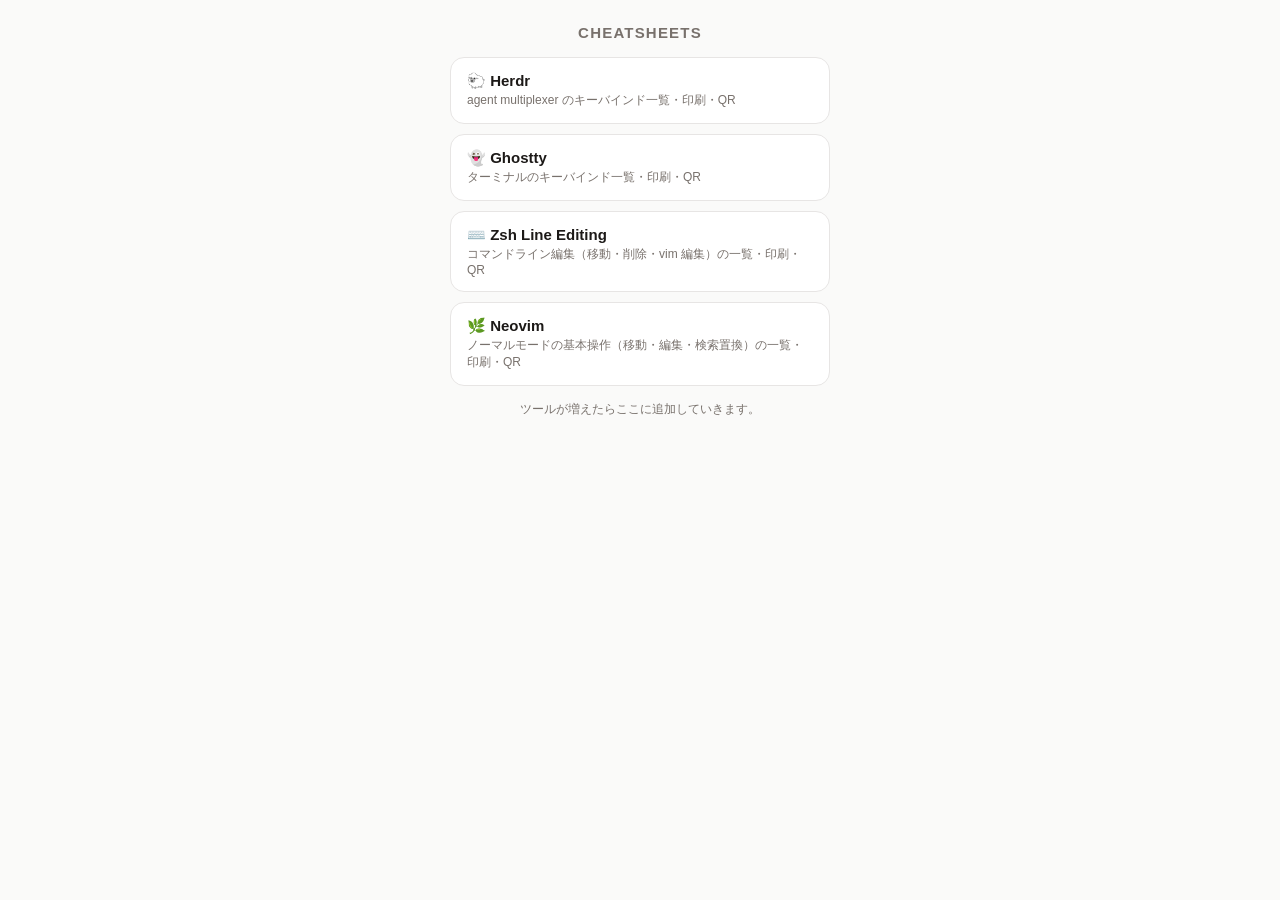
<file: index.html>
<!doctype html>
<html lang="ja">
<head>
<meta charset="utf-8">
<meta name="viewport" content="width=device-width, initial-scale=1">
<title>Cheatsheets</title>
<link rel="icon" href="data:image/svg+xml,<svg xmlns=%22http://www.w3.org/2000/svg%22 viewBox=%220 0 100 100%22><text y=%22.9em%22 font-size=%2290%22>📎</text></svg>">
<link rel="manifest" href="manifest.webmanifest">
<meta name="theme-color" content="#2563eb">
<link rel="apple-touch-icon" href="assets/icon-192.png">
<link rel="stylesheet" href="assets/base.css">
<script src="assets/pwa.js" defer></script>
</head>
<body>

<h1 class="eyebrow">Cheatsheets</h1>

<div class="list">
  <a class="list-item" href="herdr/">
    <div class="name">🐑 Herdr</div>
    <div class="desc">agent multiplexer のキーバインド一覧・印刷・QR</div>
  </a>
  <a class="list-item" href="ghostty/">
    <div class="name">👻 Ghostty</div>
    <div class="desc">ターミナルのキーバインド一覧・印刷・QR</div>
  </a>
  <a class="list-item" href="zsh/">
    <div class="name">⌨️ Zsh Line Editing</div>
    <div class="desc">コマンドライン編集（移動・削除・vim 編集）の一覧・印刷・QR</div>
  </a>
  <a class="list-item" href="nvim/">
    <div class="name">🌿 Neovim</div>
    <div class="desc">ノーマルモードの基本操作（移動・編集・検索置換）の一覧・印刷・QR</div>
  </a>
</div>

<div class="hint">
  ツールが増えたらここに追加していきます。
</div>

</body>
</html>
</file>
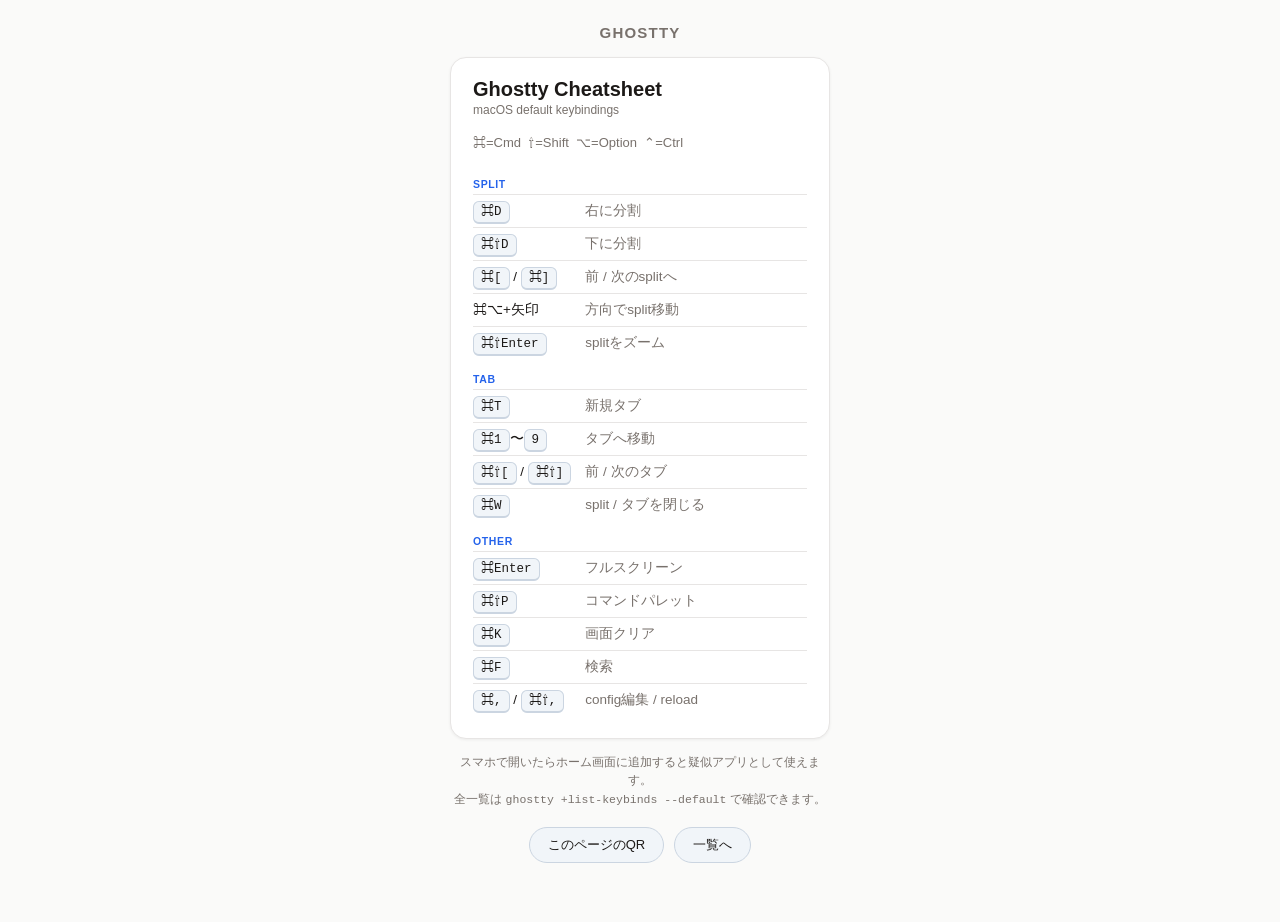
<file: ghostty/index.html>
<!doctype html>
<html lang="ja">
<head>
<meta charset="utf-8">
<meta name="viewport" content="width=device-width, initial-scale=1">
<title>Ghostty Cheatsheet</title>
<link rel="icon" href="data:image/svg+xml,<svg xmlns=%22http://www.w3.org/2000/svg%22 viewBox=%220 0 100 100%22><text y=%22.9em%22 font-size=%2290%22>👻</text></svg>">
<link rel="manifest" href="../manifest.webmanifest">
<meta name="theme-color" content="#2563eb">
<link rel="apple-touch-icon" href="../assets/icon-192.png">
<link rel="stylesheet" href="../assets/base.css">
<script src="../assets/pwa.js" defer></script>
</head>
<body>

<h1 class="eyebrow">Ghostty</h1>

<div class="card" id="cheatcard">
  <div class="card-title">Ghostty Cheatsheet</div>
  <div class="card-sub">macOS default keybindings</div>
  <div class="prefix">⌘=Cmd &nbsp;⇧=Shift &nbsp;⌥=Option &nbsp;⌃=Ctrl</div>

  <table>
    <tr class="section-row"><td class="section-label" colspan="2">Split</td></tr>
    <tr><td class="keys"><kbd>⌘D</kbd></td><td class="desc">右に分割</td></tr>
    <tr><td class="keys"><kbd>⌘⇧D</kbd></td><td class="desc">下に分割</td></tr>
    <tr><td class="keys"><kbd>⌘[</kbd> / <kbd>⌘]</kbd></td><td class="desc">前 / 次のsplitへ</td></tr>
    <tr><td class="keys">⌘⌥+矢印</td><td class="desc">方向でsplit移動</td></tr>
    <tr><td class="keys"><kbd>⌘⇧Enter</kbd></td><td class="desc">splitをズーム</td></tr>

    <tr class="section-row"><td class="section-label" colspan="2">Tab</td></tr>
    <tr><td class="keys"><kbd>⌘T</kbd></td><td class="desc">新規タブ</td></tr>
    <tr><td class="keys"><kbd>⌘1</kbd>〜<kbd>9</kbd></td><td class="desc">タブへ移動</td></tr>
    <tr><td class="keys"><kbd>⌘⇧[</kbd> / <kbd>⌘⇧]</kbd></td><td class="desc">前 / 次のタブ</td></tr>
    <tr><td class="keys"><kbd>⌘W</kbd></td><td class="desc">split / タブを閉じる</td></tr>

    <tr class="section-row"><td class="section-label" colspan="2">Other</td></tr>
    <tr><td class="keys"><kbd>⌘Enter</kbd></td><td class="desc">フルスクリーン</td></tr>
    <tr><td class="keys"><kbd>⌘⇧P</kbd></td><td class="desc">コマンドパレット</td></tr>
    <tr><td class="keys"><kbd>⌘K</kbd></td><td class="desc">画面クリア</td></tr>
    <tr><td class="keys"><kbd>⌘F</kbd></td><td class="desc">検索</td></tr>
    <tr><td class="keys"><kbd>⌘,</kbd> / <kbd>⌘⇧,</kbd></td><td class="desc">config編集 / reload</td></tr>
  </table>
</div>

<div class="hint">
  スマホで開いたらホーム画面に追加すると疑似アプリとして使えます。<br>
  全一覧は <code>ghostty +list-keybinds --default</code> で確認できます。
</div>

<script src="../assets/qrcode.js"></script>
<script src="../assets/page.js"></script>

</body>
</html>
</file>
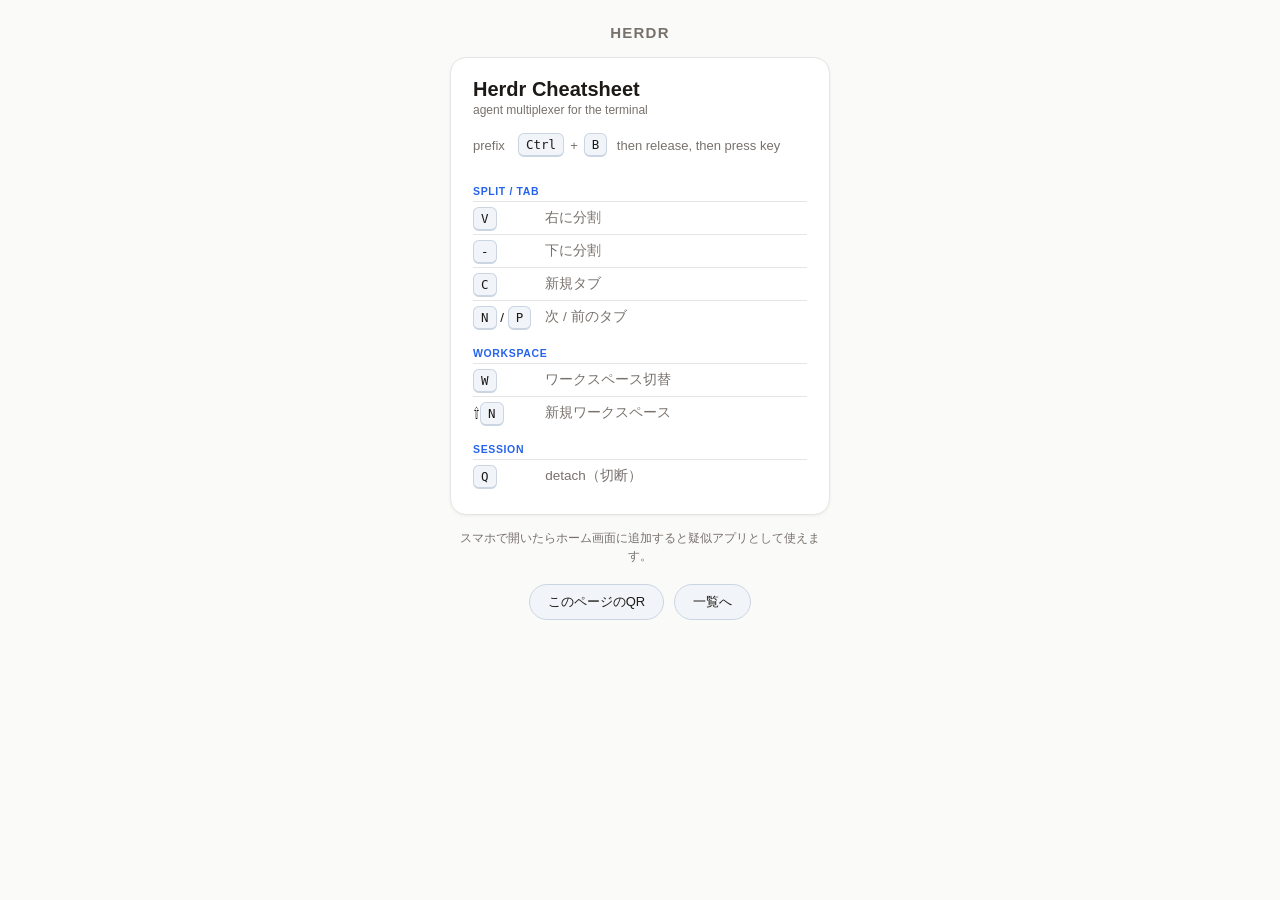
<file: herdr/index.html>
<!doctype html>
<html lang="ja">
<head>
<meta charset="utf-8">
<meta name="viewport" content="width=device-width, initial-scale=1">
<title>Herdr Cheatsheet</title>
<link rel="icon" href="data:image/svg+xml,<svg xmlns=%22http://www.w3.org/2000/svg%22 viewBox=%220 0 100 100%22><text y=%22.9em%22 font-size=%2290%22>🐑</text></svg>">
<link rel="manifest" href="../manifest.webmanifest">
<meta name="theme-color" content="#2563eb">
<link rel="apple-touch-icon" href="../assets/icon-192.png">
<link rel="stylesheet" href="../assets/base.css">
<script src="../assets/pwa.js" defer></script>
</head>
<body>

<h1 class="eyebrow">Herdr</h1>

<div class="card" id="cheatcard">
  <div class="card-title">Herdr Cheatsheet</div>
  <div class="card-sub">agent multiplexer for the terminal</div>
  <div class="prefix">prefix &nbsp;<kbd>Ctrl</kbd>+<kbd>B</kbd> &nbsp;then release, then press key</div>

  <table>
    <tr class="section-row"><td class="section-label" colspan="2">Split / Tab</td></tr>
    <tr><td class="keys"><kbd>V</kbd></td><td class="desc">右に分割</td></tr>
    <tr><td class="keys"><kbd>-</kbd></td><td class="desc">下に分割</td></tr>
    <tr><td class="keys"><kbd>C</kbd></td><td class="desc">新規タブ</td></tr>
    <tr><td class="keys"><kbd>N</kbd> / <kbd>P</kbd></td><td class="desc">次 / 前のタブ</td></tr>

    <tr class="section-row"><td class="section-label" colspan="2">Workspace</td></tr>
    <tr><td class="keys"><kbd>W</kbd></td><td class="desc">ワークスペース切替</td></tr>
    <tr><td class="keys">⇧<kbd>N</kbd></td><td class="desc">新規ワークスペース</td></tr>

    <tr class="section-row"><td class="section-label" colspan="2">Session</td></tr>
    <tr><td class="keys"><kbd>Q</kbd></td><td class="desc">detach（切断）</td></tr>
  </table>
</div>

<div class="hint">
  スマホで開いたらホーム画面に追加すると疑似アプリとして使えます。
</div>

<script src="../assets/qrcode.js"></script>
<script src="../assets/page.js"></script>

</body>
</html>
</file>
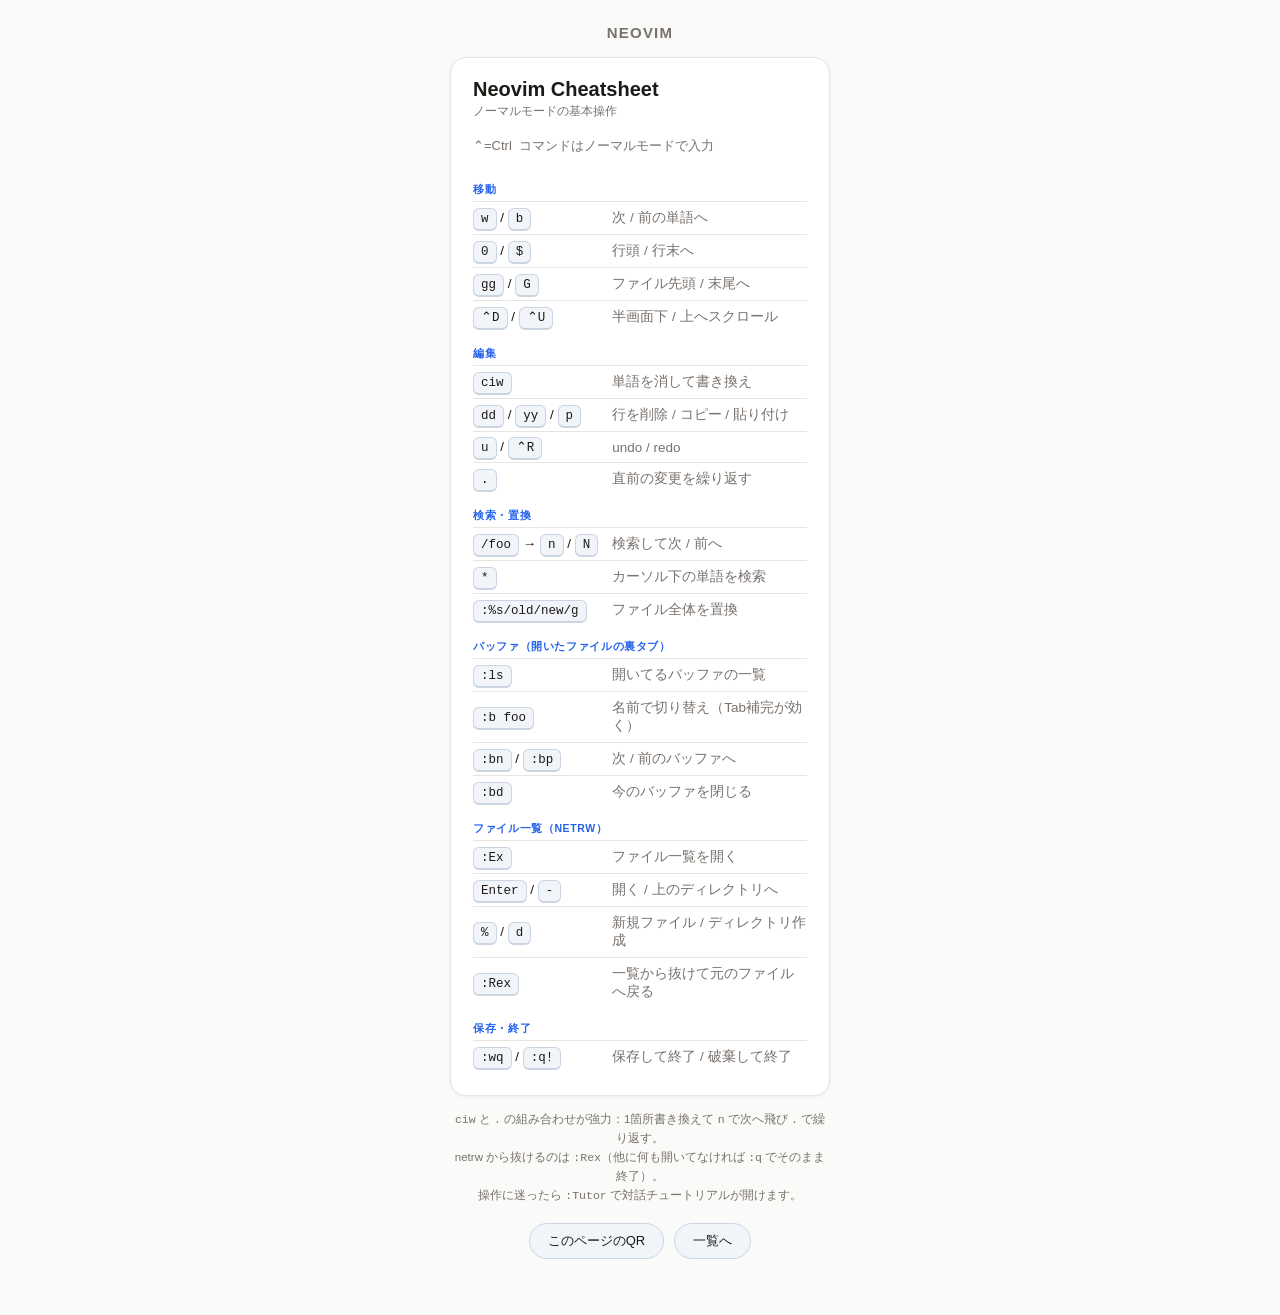
<file: nvim/index.html>
<!doctype html>
<html lang="ja">
<head>
<meta charset="utf-8">
<meta name="viewport" content="width=device-width, initial-scale=1">
<title>Neovim Cheatsheet</title>
<link rel="icon" href="data:image/svg+xml,<svg xmlns=%22http://www.w3.org/2000/svg%22 viewBox=%220 0 100 100%22><text y=%22.9em%22 font-size=%2290%22>🌿</text></svg>">
<link rel="manifest" href="../manifest.webmanifest">
<meta name="theme-color" content="#2563eb">
<link rel="apple-touch-icon" href="../assets/icon-192.png">
<link rel="stylesheet" href="../assets/base.css">
<script src="../assets/pwa.js" defer></script>
</head>
<body>

<h1 class="eyebrow">Neovim</h1>

<div class="card" id="cheatcard">
  <div class="card-title">Neovim Cheatsheet</div>
  <div class="card-sub">ノーマルモードの基本操作</div>
  <div class="prefix">⌃=Ctrl &nbsp;コマンドはノーマルモードで入力</div>

  <table>
    <tr class="section-row"><td class="section-label" colspan="2">移動</td></tr>
    <tr><td class="keys"><kbd>w</kbd> / <kbd>b</kbd></td><td class="desc">次 / 前の単語へ</td></tr>
    <tr><td class="keys"><kbd>0</kbd> / <kbd>$</kbd></td><td class="desc">行頭 / 行末へ</td></tr>
    <tr><td class="keys"><kbd>gg</kbd> / <kbd>G</kbd></td><td class="desc">ファイル先頭 / 末尾へ</td></tr>
    <tr><td class="keys"><kbd>⌃D</kbd> / <kbd>⌃U</kbd></td><td class="desc">半画面下 / 上へスクロール</td></tr>

    <tr class="section-row"><td class="section-label" colspan="2">編集</td></tr>
    <tr><td class="keys"><kbd>ciw</kbd></td><td class="desc">単語を消して書き換え</td></tr>
    <tr><td class="keys"><kbd>dd</kbd> / <kbd>yy</kbd> / <kbd>p</kbd></td><td class="desc">行を削除 / コピー / 貼り付け</td></tr>
    <tr><td class="keys"><kbd>u</kbd> / <kbd>⌃R</kbd></td><td class="desc">undo / redo</td></tr>
    <tr><td class="keys"><kbd>.</kbd></td><td class="desc">直前の変更を繰り返す</td></tr>

    <tr class="section-row"><td class="section-label" colspan="2">検索・置換</td></tr>
    <tr><td class="keys"><kbd>/foo</kbd> → <kbd>n</kbd> / <kbd>N</kbd></td><td class="desc">検索して次 / 前へ</td></tr>
    <tr><td class="keys"><kbd>*</kbd></td><td class="desc">カーソル下の単語を検索</td></tr>
    <tr><td class="keys"><kbd>:%s/old/new/g</kbd></td><td class="desc">ファイル全体を置換</td></tr>

    <tr class="section-row"><td class="section-label" colspan="2">バッファ（開いたファイルの裏タブ）</td></tr>
    <tr><td class="keys"><kbd>:ls</kbd></td><td class="desc">開いてるバッファの一覧</td></tr>
    <tr><td class="keys"><kbd>:b foo</kbd></td><td class="desc">名前で切り替え（Tab補完が効く）</td></tr>
    <tr><td class="keys"><kbd>:bn</kbd> / <kbd>:bp</kbd></td><td class="desc">次 / 前のバッファへ</td></tr>
    <tr><td class="keys"><kbd>:bd</kbd></td><td class="desc">今のバッファを閉じる</td></tr>

    <tr class="section-row"><td class="section-label" colspan="2">ファイル一覧（netrw）</td></tr>
    <tr><td class="keys"><kbd>:Ex</kbd></td><td class="desc">ファイル一覧を開く</td></tr>
    <tr><td class="keys"><kbd>Enter</kbd> / <kbd>-</kbd></td><td class="desc">開く / 上のディレクトリへ</td></tr>
    <tr><td class="keys"><kbd>%</kbd> / <kbd>d</kbd></td><td class="desc">新規ファイル / ディレクトリ作成</td></tr>
    <tr><td class="keys"><kbd>:Rex</kbd></td><td class="desc">一覧から抜けて元のファイルへ戻る</td></tr>

    <tr class="section-row"><td class="section-label" colspan="2">保存・終了</td></tr>
    <tr><td class="keys"><kbd>:wq</kbd> / <kbd>:q!</kbd></td><td class="desc">保存して終了 / 破棄して終了</td></tr>
  </table>
</div>

<div class="hint">
  <code>ciw</code> と <code>.</code> の組み合わせが強力：1箇所書き換えて <code>n</code> で次へ飛び <code>.</code> で繰り返す。<br>
  netrw から抜けるのは <code>:Rex</code>（他に何も開いてなければ <code>:q</code> でそのまま終了）。<br>
  操作に迷ったら <code>:Tutor</code> で対話チュートリアルが開けます。
</div>

<script src="../assets/qrcode.js"></script>
<script src="../assets/page.js"></script>

</body>
</html>
</file>
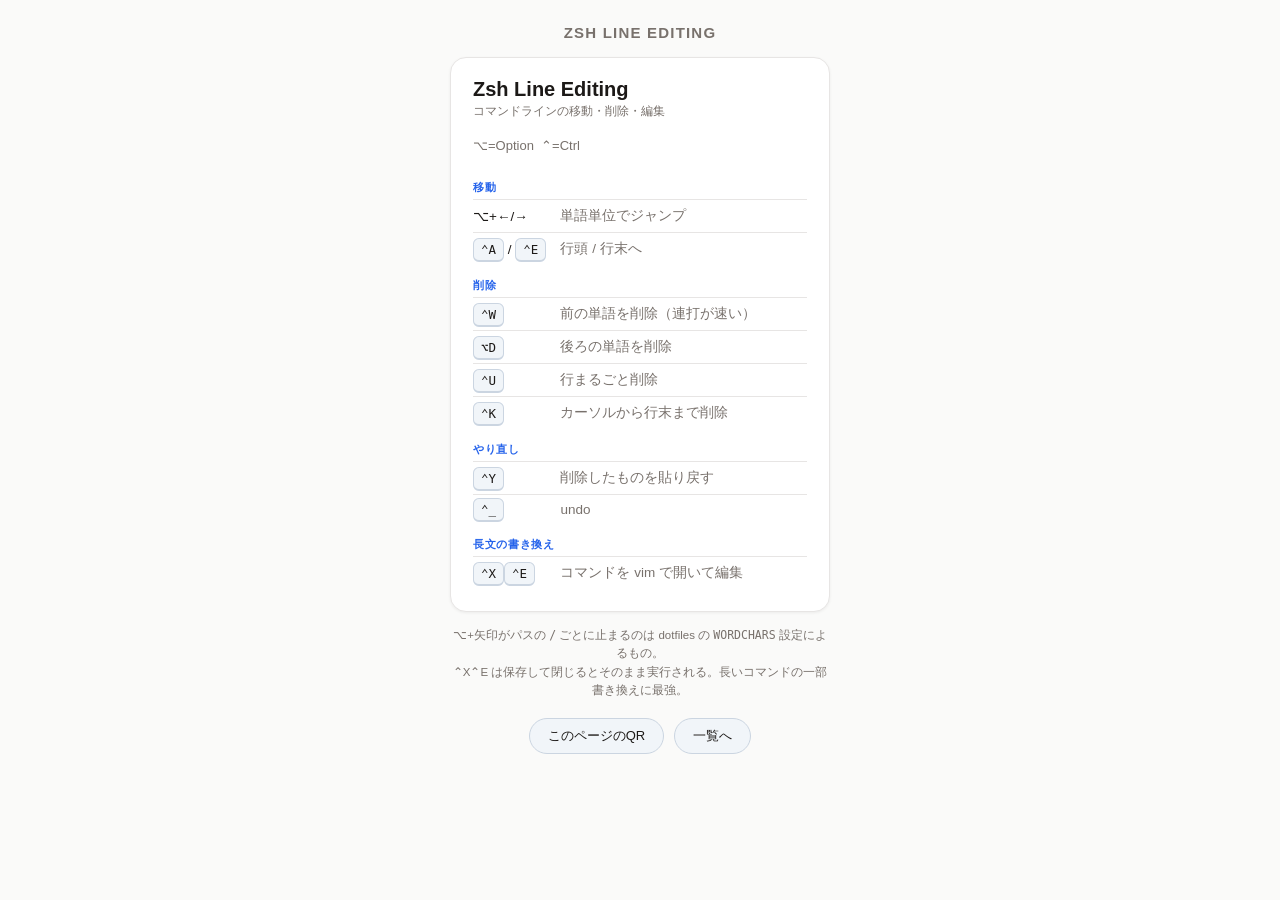
<file: zsh/index.html>
<!doctype html>
<html lang="ja">
<head>
<meta charset="utf-8">
<meta name="viewport" content="width=device-width, initial-scale=1">
<title>Zsh Line Editing Cheatsheet</title>
<link rel="icon" href="data:image/svg+xml,<svg xmlns=%22http://www.w3.org/2000/svg%22 viewBox=%220 0 100 100%22><text y=%22.9em%22 font-size=%2290%22>⌨️</text></svg>">
<link rel="manifest" href="../manifest.webmanifest">
<meta name="theme-color" content="#2563eb">
<link rel="apple-touch-icon" href="../assets/icon-192.png">
<link rel="stylesheet" href="../assets/base.css">
<script src="../assets/pwa.js" defer></script>
</head>
<body>

<h1 class="eyebrow">Zsh Line Editing</h1>

<div class="card" id="cheatcard">
  <div class="card-title">Zsh Line Editing</div>
  <div class="card-sub">コマンドラインの移動・削除・編集</div>
  <div class="prefix">⌥=Option &nbsp;⌃=Ctrl</div>

  <table>
    <tr class="section-row"><td class="section-label" colspan="2">移動</td></tr>
    <tr><td class="keys">⌥+←/→</td><td class="desc">単語単位でジャンプ</td></tr>
    <tr><td class="keys"><kbd>⌃A</kbd> / <kbd>⌃E</kbd></td><td class="desc">行頭 / 行末へ</td></tr>

    <tr class="section-row"><td class="section-label" colspan="2">削除</td></tr>
    <tr><td class="keys"><kbd>⌃W</kbd></td><td class="desc">前の単語を削除（連打が速い）</td></tr>
    <tr><td class="keys"><kbd>⌥D</kbd></td><td class="desc">後ろの単語を削除</td></tr>
    <tr><td class="keys"><kbd>⌃U</kbd></td><td class="desc">行まるごと削除</td></tr>
    <tr><td class="keys"><kbd>⌃K</kbd></td><td class="desc">カーソルから行末まで削除</td></tr>

    <tr class="section-row"><td class="section-label" colspan="2">やり直し</td></tr>
    <tr><td class="keys"><kbd>⌃Y</kbd></td><td class="desc">削除したものを貼り戻す</td></tr>
    <tr><td class="keys"><kbd>⌃_</kbd></td><td class="desc">undo</td></tr>

    <tr class="section-row"><td class="section-label" colspan="2">長文の書き換え</td></tr>
    <tr><td class="keys"><kbd>⌃X</kbd><kbd>⌃E</kbd></td><td class="desc">コマンドを vim で開いて編集</td></tr>
  </table>
</div>

<div class="hint">
  ⌥+矢印がパスの <code>/</code> ごとに止まるのは dotfiles の <code>WORDCHARS</code> 設定によるもの。<br>
  ⌃X⌃E は保存して閉じるとそのまま実行される。長いコマンドの一部書き換えに最強。
</div>

<script src="../assets/qrcode.js"></script>
<script src="../assets/page.js"></script>

</body>
</html>
</file>
<file: assets/base.css>
:root {
  --bg: #fafaf9;
  --card-bg: #ffffff;
  --ink: #1c1917;
  --sub: #78716c;
  --accent: #2563eb;
  --key-bg: #f1f5f9;
  --key-border: #cbd5e1;
  --divider: #e7e5e4;
}
@media (prefers-color-scheme: dark) {
  :root {
    --bg: #18181b;
    --card-bg: #232326;
    --ink: #f4f4f5;
    --sub: #a1a1aa;
    --accent: #60a5fa;
    --key-bg: #2f2f33;
    --key-border: #46464b;
    --divider: #3a3a3e;
  }
}

* { box-sizing: border-box; }
body {
  margin: 0;
  background: var(--bg);
  color: var(--ink);
  font-family: -apple-system, BlinkMacSystemFont, "Hiragino Sans", "Helvetica Neue", Arial, sans-serif;
  display: flex;
  flex-direction: column;
  align-items: center;
  padding: 24px 16px 60px;
  min-height: 100vh;
}

h1.eyebrow {
  font-size: 15px;
  letter-spacing: 0.08em;
  text-transform: uppercase;
  color: var(--sub);
  margin: 0 0 16px;
}

.card {
  width: 100%;
  max-width: 380px;
  background: var(--card-bg);
  border: 1px solid var(--divider);
  border-radius: 16px;
  padding: 20px 22px 22px;
  box-shadow: 0 1px 3px rgba(0,0,0,0.06);
}

.card-title { font-size: 20px; font-weight: 700; margin: 0 0 2px; }
.card-sub { font-size: 12px; color: var(--sub); margin: 0 0 16px; }

.prefix {
  display: inline-flex;
  align-items: center;
  gap: 6px;
  font-size: 13px;
  color: var(--sub);
  margin-bottom: 14px;
  flex-wrap: wrap;
}
kbd {
  font-family: ui-monospace, "SF Mono", Menlo, monospace;
  font-size: 12.5px;
  background: var(--key-bg);
  border: 1px solid var(--key-border);
  border-bottom-width: 2px;
  border-radius: 6px;
  padding: 3px 7px;
  color: var(--ink);
}

table { width: 100%; border-collapse: collapse; }
tr + tr td { border-top: 1px solid var(--divider); }
td { padding: 7px 0; font-size: 13.5px; vertical-align: middle; }
td.keys { white-space: nowrap; width: 1%; padding-right: 14px; }
td.desc { color: var(--sub); }

.section-label {
  font-size: 10.5px;
  font-weight: 700;
  letter-spacing: 0.06em;
  text-transform: uppercase;
  color: var(--accent);
  padding-top: 14px !important;
  padding-bottom: 4px !important;
  border-top: none !important;
}
tr.section-row td { border-top: none; }

.hint {
  max-width: 380px;
  font-size: 11.5px;
  color: var(--sub);
  text-align: center;
  margin-top: 14px;
  line-height: 1.6;
}

.actions { display: flex; gap: 10px; margin-top: 18px; }
button, a.button {
  font-size: 13px;
  padding: 8px 18px;
  border-radius: 999px;
  border: 1px solid var(--key-border);
  background: var(--key-bg);
  color: var(--ink);
  cursor: pointer;
  text-decoration: none;
  display: inline-block;
}
button:hover, a.button:hover { border-color: var(--accent); color: var(--accent); }

.qr-wrap {
  margin-top: 26px;
  display: none;
  flex-direction: column;
  align-items: center;
  gap: 8px;
}
.qr-wrap.show { display: flex; }
.qr-box { background: #fff; padding: 10px; border-radius: 12px; border: 1px solid var(--divider); }
.qr-box img { display: block; width: 160px; height: 160px; }
.qr-caption { font-size: 11px; color: var(--sub); word-break: break-all; text-align: center; max-width: 260px; }

/* hub page: list of cheatsheets */
.list { width: 100%; max-width: 380px; display: flex; flex-direction: column; gap: 10px; }
.list-item {
  display: block;
  background: var(--card-bg);
  border: 1px solid var(--divider);
  border-radius: 14px;
  padding: 14px 16px;
  text-decoration: none;
  color: var(--ink);
}
.list-item:hover { border-color: var(--accent); }
.list-item .name { font-weight: 700; font-size: 15px; }
.list-item .desc { font-size: 12px; color: var(--sub); margin-top: 2px; }
</file>
